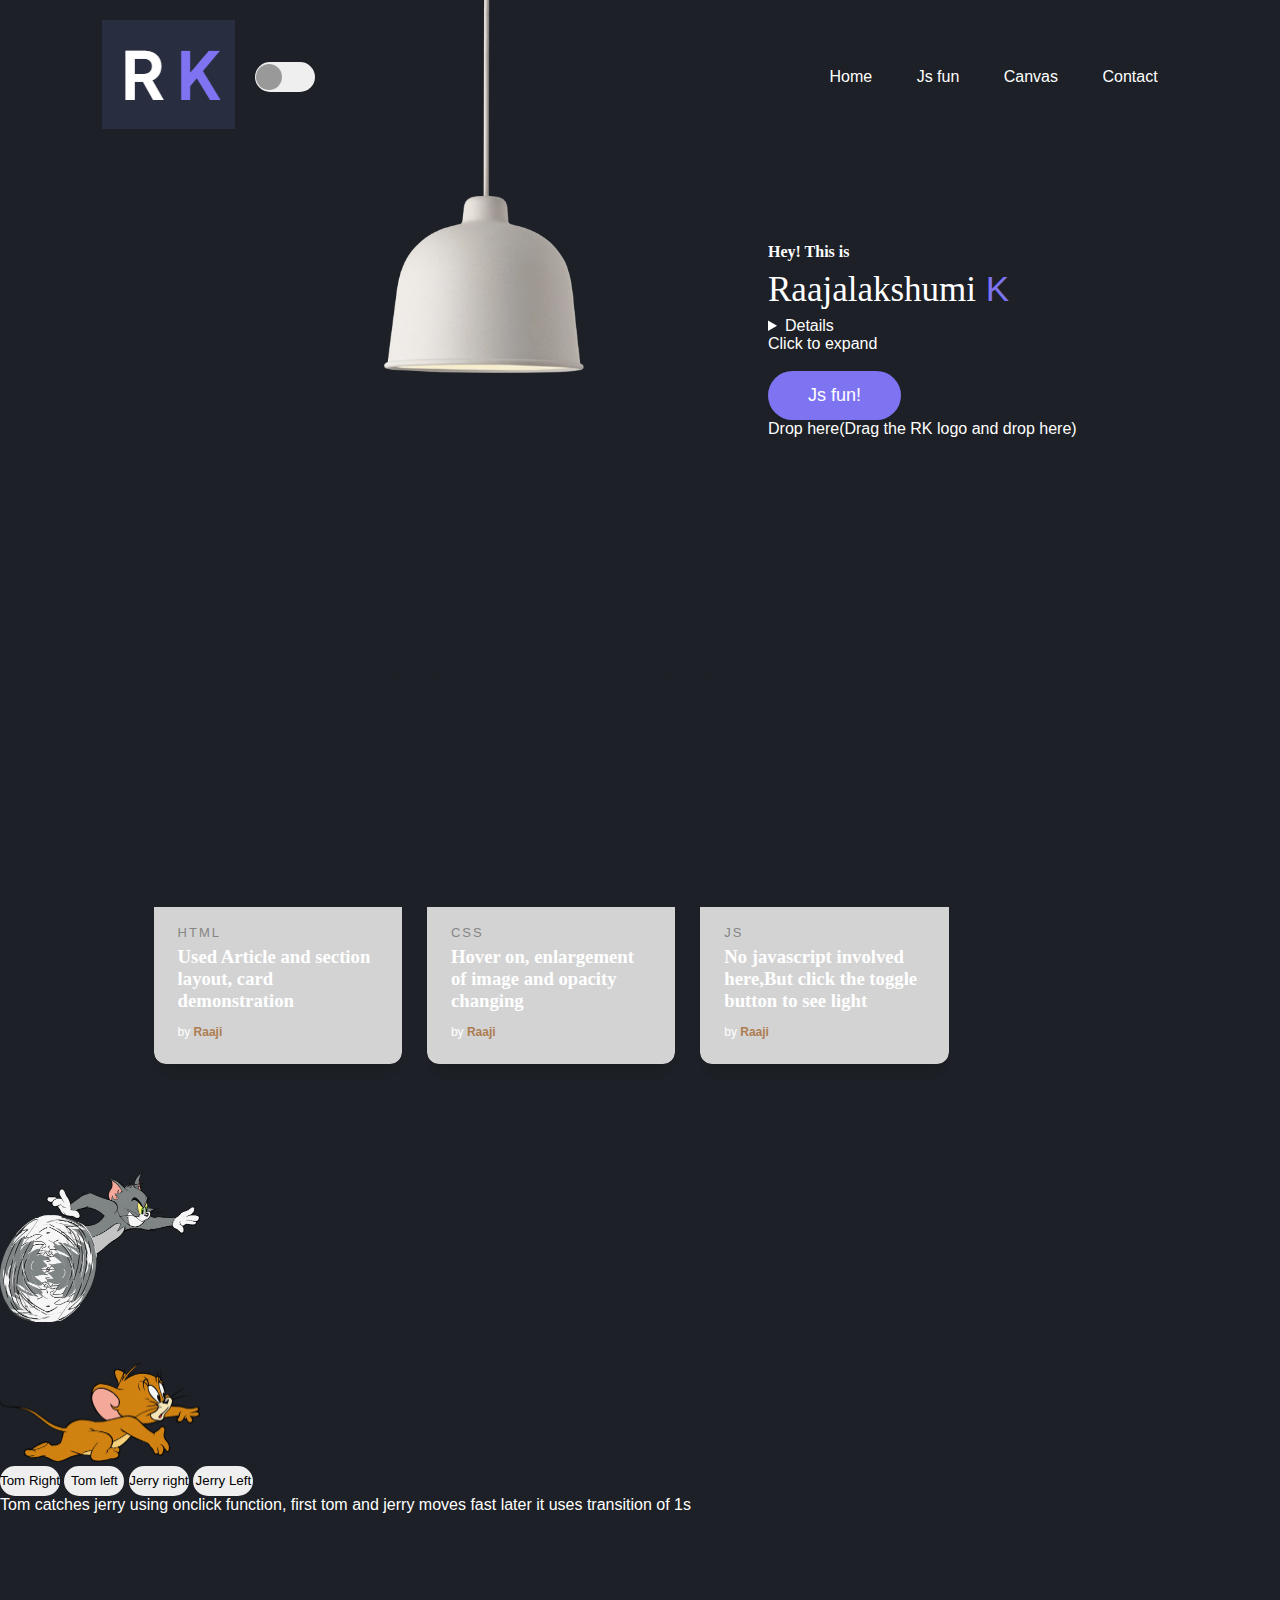
<file: index.html>
<!DOCTYPE html>
<html>

<head>
    <meta charset='utf-8'>
    <meta http-equiv='X-UA-Compatible' content='IE=edge'>
    <title>Page Title</title>
    <script>
        //Preloader script
        window.addEventListener('load', () => {
            const preloader = document.querySelector('.preloader');
            const content = document.querySelector('.hero');

            preloader.style.display = 'none';
            content.style.display = 'block';
        });
    </script>
    <meta name='viewport' content='width=device-width, initial-scale=1'>
    <link rel='stylesheet' type='text/css' media='screen' href='main.css'>

</head>

<body>
    <div class="preloader">
        <!-- Preloader animation -->
        <div class="spinner"></div>
    </div>
    <!-- Start of the main content section -->
    <div class="hero">

        <nav>
            <!-- Navigation bar section -->
            <div id="space">
                <!-- Draggable logo -->
                <div id="drag" draggable="true"> <img src="./images/logo1.png" class="logo1" id="logo1"></div>
                <button type="button" onclick="toggleBtn()" id="btn"><span></span></button>
            </div>
            <div class="collapse navbar-collapse navItemFont navbarSupportedContent">
                <!-- List of navigation links -->
                <ul>
                    <li class="nav-item"><a class="nav-link" href="./index.html">Home</a></li>
                    <li class="nav-item"><a class="nav-link" href="./htmls/animation.html">Js fun</a></li>
                    <li class="nav-item"><a class="nav-link" href="./htmls/canvas.html">Canvas</a></li>
                    <li class="nav-item"><a class="nav-link" href="./htmls/contact.html">Contact</a></li>
                </ul>
            </div>



        </nav>

        <div class="lamp-container">
            <!-- Container for a lamp image -->
            <img src="./images/lamp.png" class="lamp">
            <img src="./images/very_new.png" class="light" id="light">

        </div>
        <div class="text-container">
            <!-- Container for text content -->
            <h4> Hey! This is</h4>

            <h3 class="full-name">Raajalakshumi<span style="color: #7E74F1;"> K</span></h3>
            <p>
            <details> Welcome to Professional page</details>
            </p>
            <summary>Click to expand</summary>
            <br />



            <a href="./htmls/animation.html">Js fun!</a>
            <!--  <button type="submit" onclick="openPopup()">click</button>
            <div class="popup">

                <img src="images/tick.png">

                <h2>Thank You!</h2>

                <p>Your details has been successfully submitted.
                </p>
                <br />
                <button type="button" style="background-color: #7E74F1;color: #fff;" onclick="closePopup()">OK</button>

            </div>
-->

            <div id="drop">Drop here(Drag the RK logo and drop here)</div>
        </div>
        <br />
        <br />
        <br />
        <br />
        <br />
        <br />
        <br />
        <br />
        <br />
        <br />
        <br />
        <br />
        <br />
        <section class="cards">
            <article class="card card--1">
                <div class="card__info-hover">
                    <svg class="card__like" viewBox="0 0 24 24">
                        <path fill="#000000"
                            d="M12.1,18.55L12,18.65L11.89,18.55C7.14,14.24 4,11.39 4,8.5C4,6.5 5.5,5 7.5,5C9.04,5 10.54,6 11.07,7.36H12.93C13.46,6 14.96,5 16.5,5C18.5,5 20,6.5 20,8.5C20,11.39 16.86,14.24 12.1,18.55M16.5,3C14.76,3 13.09,3.81 12,5.08C10.91,3.81 9.24,3 7.5,3C4.42,3 2,5.41 2,8.5C2,12.27 5.4,15.36 10.55,20.03L12,21.35L13.45,20.03C18.6,15.36 22,12.27 22,8.5C22,5.41 19.58,3 16.5,3Z" />
                    </svg>
                    <div class="card__clock-info">
                        <svg class="card__clock" viewBox="0 0 24 24">
                            <path
                                d="M12,20A7,7 0 0,1 5,13A7,7 0 0,1 12,6A7,7 0 0,1 19,13A7,7 0 0,1 12,20M19.03,7.39L20.45,5.97C20,5.46 19.55,5 19.04,4.56L17.62,6C16.07,4.74 14.12,4 12,4A9,9 0 0,0 3,13A9,9 0 0,0 12,22C17,22 21,17.97 21,13C21,10.88 20.26,8.93 19.03,7.39M11,14H13V8H11M15,1H9V3H15V1Z" />
                        </svg>
                    </div>

                </div>
                <div class="card__img"></div>
                <a href="#" class="card_link">
                    <div class="card__img--hover"></div>
                </a>
                <div class="card__info">
                    <span class="card__category"> HTML</span>
                    <h3 class="card__title">Used Article and section layout, card demonstration</h3>
                    <span class="card__by">by <a href="#" class="card__author" title="author">Raaji</a></span>
                </div>
            </article>


            <article class="card card--2">
                <div class="card__info-hover">
                    <svg class="card__like" viewBox="0 0 24 24">
                        <path fill="#000000"
                            d="M12.1,18.55L12,18.65L11.89,18.55C7.14,14.24 4,11.39 4,8.5C4,6.5 5.5,5 7.5,5C9.04,5 10.54,6 11.07,7.36H12.93C13.46,6 14.96,5 16.5,5C18.5,5 20,6.5 20,8.5C20,11.39 16.86,14.24 12.1,18.55M16.5,3C14.76,3 13.09,3.81 12,5.08C10.91,3.81 9.24,3 7.5,3C4.42,3 2,5.41 2,8.5C2,12.27 5.4,15.36 10.55,20.03L12,21.35L13.45,20.03C18.6,15.36 22,12.27 22,8.5C22,5.41 19.58,3 16.5,3Z" />
                    </svg>
                    <div class="card__clock-info">
                        <svg class="card__clock" viewBox="0 0 24 24">
                            <path
                                d="M12,20A7,7 0 0,1 5,13A7,7 0 0,1 12,6A7,7 0 0,1 19,13A7,7 0 0,1 12,20M19.03,7.39L20.45,5.97C20,5.46 19.55,5 19.04,4.56L17.62,6C16.07,4.74 14.12,4 12,4A9,9 0 0,0 3,13A9,9 0 0,0 12,22C17,22 21,17.97 21,13C21,10.88 20.26,8.93 19.03,7.39M11,14H13V8H11M15,1H9V3H15V1Z" />
                        </svg>
                    </div>

                </div>
                <div class="card__img"></div>
                <a href="#" class="card_link">
                    <div class="card__img--hover"></div>
                </a>
                <div class="card__info">
                    <span class="card__category"> CSS</span>
                    <h3 class="card__title">Hover on, enlargement of image and opacity changing</h3>
                    <span class="card__by">by <a href="#" class="card__author" title="author">Raaji</a></span>
                </div>
            </article>
            <article class="card card--3">
                <div class="card__info-hover">
                    <svg class="card__like" viewBox="0 0 24 24">
                        <path fill="#000000"
                            d="M12.1,18.55L12,18.65L11.89,18.55C7.14,14.24 4,11.39 4,8.5C4,6.5 5.5,5 7.5,5C9.04,5 10.54,6 11.07,7.36H12.93C13.46,6 14.96,5 16.5,5C18.5,5 20,6.5 20,8.5C20,11.39 16.86,14.24 12.1,18.55M16.5,3C14.76,3 13.09,3.81 12,5.08C10.91,3.81 9.24,3 7.5,3C4.42,3 2,5.41 2,8.5C2,12.27 5.4,15.36 10.55,20.03L12,21.35L13.45,20.03C18.6,15.36 22,12.27 22,8.5C22,5.41 19.58,3 16.5,3Z" />
                    </svg>
                    <div class="card__clock-info">
                        <svg class="card__clock" viewBox="0 0 24 24">
                            <path
                                d="M12,20A7,7 0 0,1 5,13A7,7 0 0,1 12,6A7,7 0 0,1 19,13A7,7 0 0,1 12,20M19.03,7.39L20.45,5.97C20,5.46 19.55,5 19.04,4.56L17.62,6C16.07,4.74 14.12,4 12,4A9,9 0 0,0 3,13A9,9 0 0,0 12,22C17,22 21,17.97 21,13C21,10.88 20.26,8.93 19.03,7.39M11,14H13V8H11M15,1H9V3H15V1Z" />
                        </svg>
                    </div>

                </div>
                <div class="card__img"></div>
                <a href="#" class="card_link">
                    <div class="card__img--hover"></div>
                </a>
                <div class="card__info">
                    <span class="card__category"> JS</span>
                    <h3 class="card__title">No javascript involved here,But click the toggle button to see light</h3>
                    <span class="card__by">by <a href="#" class="card__author" title="author">Raaji</a></span>
                </div>
            </article>
        </section>
        <br />
        <br />
        <br />
        <br />
        <br />
        <br />
        <div class="con">
            <!-- Animation controls -->
            <div id="ball1">
                <img src="./htmls/mainimages/353-3535750_tom-and-jerry-tom-the-cat-running.png" width="200"
                    height="150">
            </div>
            <br />
            <br />
            <div id="ball2">
                <img src="./htmls/mainimages/tom_and_jerry_PNG2.png" width="200" height="100">

            </div>

        </div>
        <!-- Buttons for Animation -->
        <button onclick="ball1right();" class="clickbut">Tom Right</button>
        <button onclick="ball1left();" class="clickbut"> Tom left</button>


        <button onclick="ball2right();" class="clickbut">Jerry right</button>
        <button onclick="ball2left();" class="clickbut">Jerry Left</button>

        <p>Tom catches jerry using onclick function, first tom and jerry moves fast later it uses transition of 1s</p>

        <script src='main.js'>

        </script>





</body>

</html>
</file>
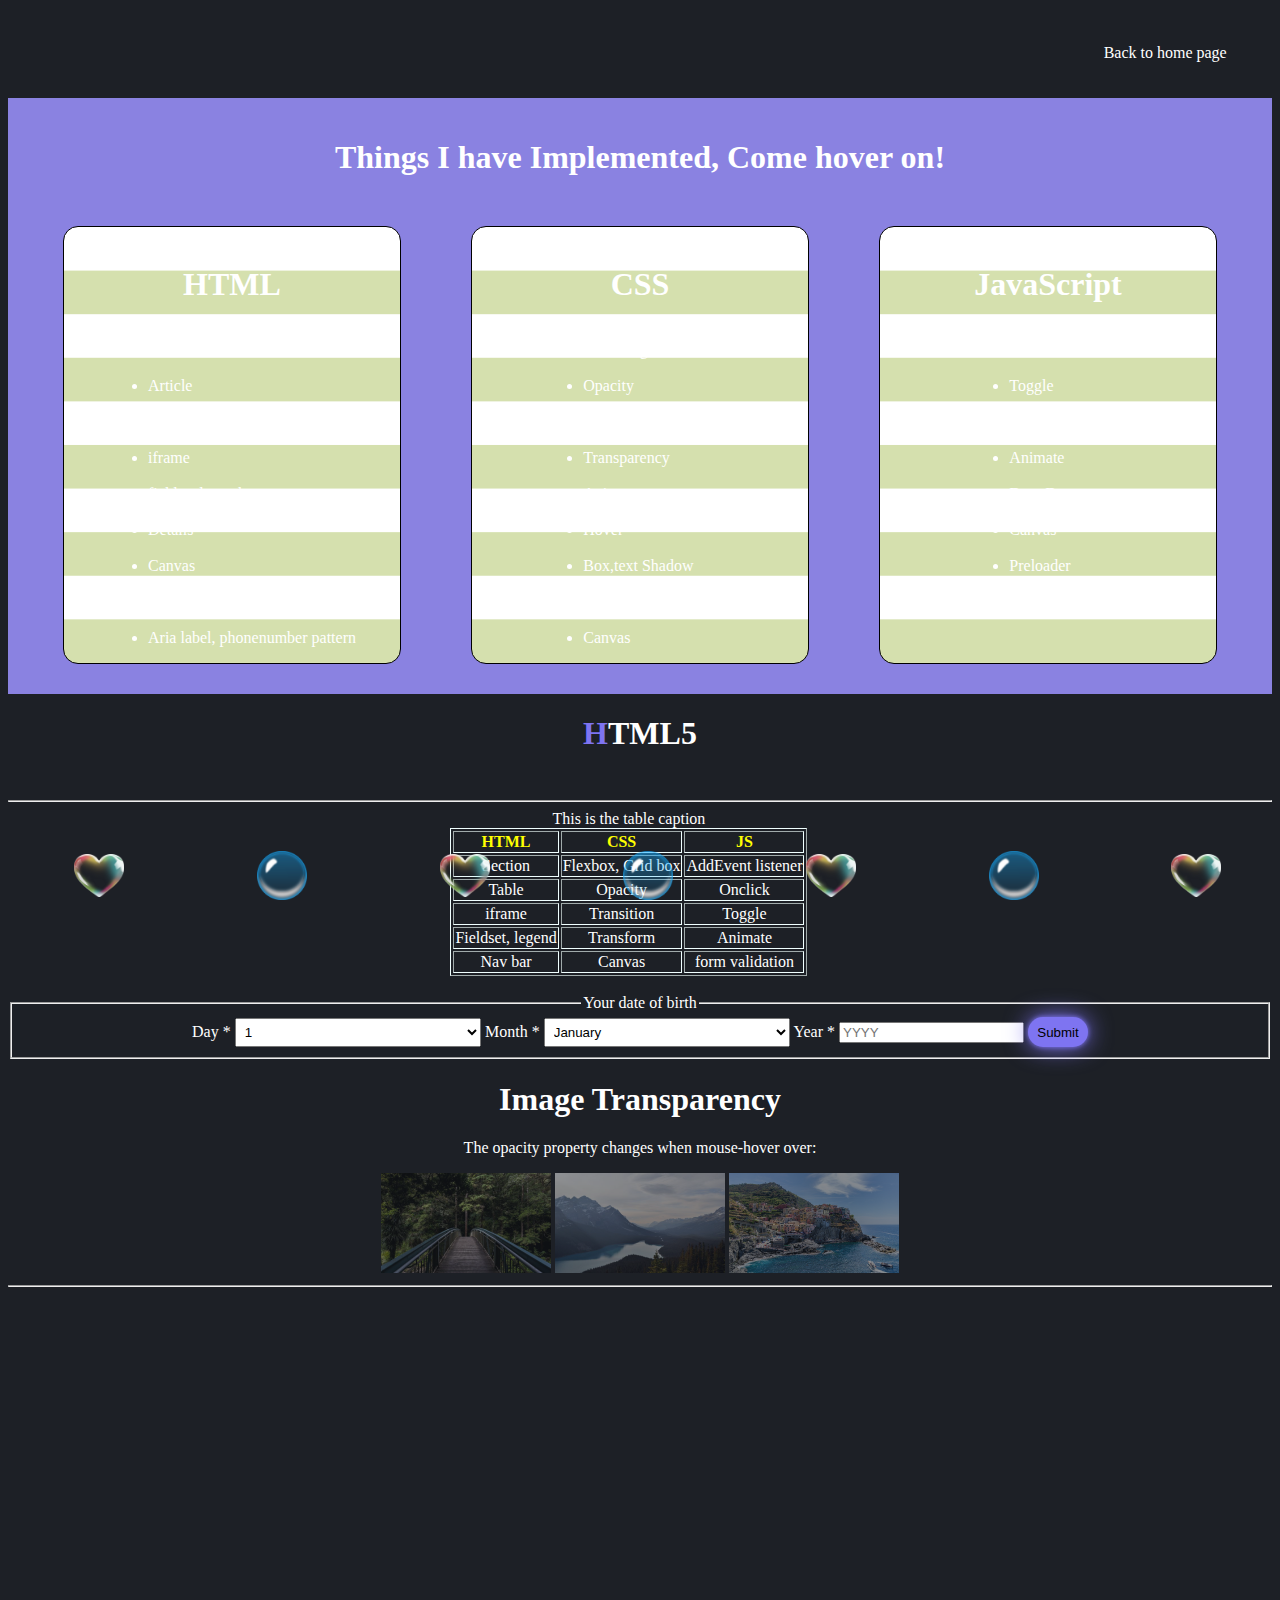
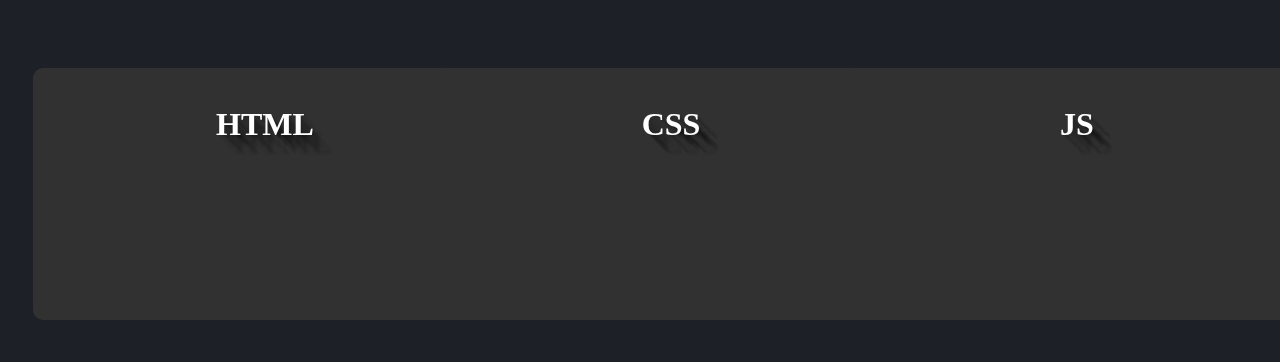
<file: htmls/animation.html>
<!DOCTYPE html>
<html>
<head>

    <script>
        //Preloader script
        window.addEventListener('load', () => {
            const preloader = document.querySelector('.preloader');
            const content = document.querySelector('.content');

            preloader.style.display = 'none';
            content.style.display = 'block';
        });
    </script>
    <link rel='stylesheet' type='text/css' media='screen' href='style.css'>
</head>

<body>
    <div class="preloader">
        <!-- Preloader animation -->
        <div class="spinner"></div>
    </div>
    <nav>
        <!-- Navigation menu -->
        <ul>
            <li><a class="nav-link" href="../index.html">Back to home page</a></li>
        </ul>
    </nav>

    <section id="html">
        <!--Animation of HTML,CSS,JS-->
        <h1 class="headings"> Things I have Implemented, Come hover on!</h1>
        <br>

        <div class="rows">
            <div class="box">

                <h1 class="headings">HTML</h1>

                <!-- HTML implemented list-->
                <ul>
                    <li>Section</li> <br>
                    <li>Article</li> <br>
                    <li>Table</li> <br>
                    <li>iframe</li> <br>
                    <li>fieldset,legend</li> <br>
                    <li>Details</li> <br>
                    <li>Canvas</li><br>
                    <li>Form valiudation</li><br />
                    <li>Aria label, phonenumber pattern</li><br>
                </ul>
            </div>




            <div class="box">

                <h1 class="headings">CSS</h1>
                <!-- CSS implemented list-->
                <ul>
                    <li>Flexbox,gridbox</li><br>
                    <li>Opacity</li><br>
                    <li>Transition,Transform</li><br>
                    <li>Transparency</li><br>
                    <li>Animate</li><br>
                    <li>Hover</li><br>
                    <li>Box,text Shadow</li><br>
                    <li>Bg color linear-gradient</li><br>
                    <li>Canvas</li><br>
                </ul>
                <br>


            </div>

            <div class="box">
                <h1 class="headings">JavaScript</h1>
                <!-- JavaScript implemented list-->
                <ul>
                    <li>AddEventListener</li><br>
                    <li>Toggle</li><br>
                    <li>onclick</li><br>
                    <li>Animate</li><br>
                    <li>Drag,Drop</li><br>
                    <li>Canvas</li><br>
                    <li>Preloader</li>
                </ul>
                <br>
            </div>
        </div>
    </section>


    <div class="content">
        <!-- Main content section -->
        <h1><span>H</span>TML5 </h1>
        <br />
        <hr>
        <div style="margin-left: 35%;">
            <table border="1" style="border-color: azure">
                <!-- Table content -->
                <caption>This is the table caption</caption>
                <thead style="color:yellow ;">
                    <tr>
                        <th>HTML</th>
                        <th>CSS</th>
                        <th>JS</th>
                    </tr>
                </thead>
                <tbody>
                    <tr>
                        <td>Section</td>
                        <td>Flexbox, Grid box</td>
                        <td>AddEvent listener</td>
                    </tr>
                    <tr>
                        <td>Table</td>
                        <td>Opacity</td>
                        <td>Onclick</td>

                    </tr>
                    <tr>
                        <td>iframe</td>
                        <td>Transition</td>
                        <td>Toggle</td>

                    </tr>
                    <tr>
                        <td>Fieldset, legend</td>
                        <td>Transform</td>
                        <td>Animate</td>

                    </tr>
                    <tr>
                        <td>Nav bar</td>
                        <td>Canvas</td>
                        <td>form validation</td>

                    </tr>
                </tbody>
            </table>
        </div>
        <div class="bubbles">
            <!-- Bubble animations -->
            <img src="./mainimages/heart.webp">
            <img src="./mainimages/bubble.png">
            <img src="./mainimages/heart.webp">
            <img src="./mainimages/bubble.png">
            <img src="./mainimages/heart.webp">
            <img src="./mainimages/bubble.png">
            <img src="./mainimages/heart.webp">

        </div>


        <br />


        <form method="post" id="contactForm">
            <fieldset>
                <legend>Your date of birth</legend>
                <label for="dobDay">Day <span class="mandatory">*</span></label>
                <!-- Dropdown for selecting day -->
                <select id="dobDay">
                    <option value="1">1</option>
                    <option value="2">2</option>
                    <option value="3">3</option>
                    <option value="1">4</option>
                    <option value="2">5</option>
                    <option value="3">6</option>
                    <option value="1">7</option>
                    <option value="2">8</option>
                    <option value="3">9</option>
                    <option value="1">10</option>
                    <option value="2">12</option>
                    <option value="3">13</option>
                    <option value="1">14</option>
                    <option value="2">15</option>
                    <option value="3">16</option>
                    <option value="1">17</option>
                    <option value="2">18</option>
                    <option value="3">19</option>
                    <option value="1">20</option>
                    <option value="2">21</option>
                    <option value="3">22</option>
                    <option value="1">23</option>
                    <option value="2">24</option>
                    <option value="3">25</option>
                    <option value="1">26</option>
                    <option value="2">27</option>
                    <option value="3">28</option>
                    <option value="1">29</option>
                    <option value="2">30</option>
                    <option value="3">31</option>
                </select>
                <label for="dobMonth">Month <span class="mandatory">*</span></label>
                <!-- Dropdown for selecting month -->
                <select id="dobMonth">
                    <option value="1">January</option>
                    <option value="2">February</option>
                    <option value="3">March</option>
                    <option value="4">April</option>
                    <option value="5">May</option>
                    <option value="6">June</option>
                    <option value="7">July</option>
                    <option value="8">August</option>
                    <option value="9">September</option>
                    <option value="10">October</option>
                    <option value="11">November</option>
                    <option value="12">December</option>
                </select>
                <label for="dobYear">Year <span class="mandatory">*</span></label>
                <input id="dobYear" type="text" placeholder="YYYY">

                <button type="submit" class="butto">Submit</button>

            </fieldset>
        </form>

        <h1>Image Transparency</h1>
        <!-- Images with opacity -->
        <p>The opacity property changes when mouse-hover over:</p>

        <img src="./mainimages/img_forest.jpg" alt="Forest" width="170" height="100" class="image">
        <img src="./mainimages/img_mountains.jpg" alt="Mountains" width="170" height="100" class="image">
        <img src="./mainimages/img_5terre.jpg" alt="Italy" width="170" height="100" class="image">

        <hr>
        <!--Thumb nail view of the youtube video-->
        <iframe width="560" height="315" src="https://www.youtube.com/embed/TcMBFSGVi1c?si=zxWF1McISW01tbAo"
            title="YouTube video player" frameborder="0"
            allow="accelerometer; autoplay; clipboard-write; encrypted-media; gyroscope; picture-in-picture; web-share"
            allowfullscreen></iframe>
        <br />
        <br />
        <br />
        <br />

        <div class="flip">
            <div class="front"
                style="background-image: url(https://d2gg9evh47fn9z.cloudfront.net/1600px_COLOURBOX10780029.jpg)">
                <h1 class="text-shadow">HTML</hi>
            </div>
            <div class="back">
                <h2>HTML</h2>
                <p>Performed iframe,fieldset,legend,forms,<br />aria label, phone number
                    pattern,article,<br />section,details,Table,caption</p>
                <p>Text shadow,fliping on hover is done here!</p>
            </div>
        </div>
        <div class="flip">
            <div class="front"
                style="background-image: url(https://cdn.pixabay.com/photo/2017/03/30/17/42/css-2189148_1280.png)">
                <h1 class="text-shadow">CSS</hi>
            </div>
            <div class="back">
                <h2>CSS</h2>
                <p>Box and text shadow,hover,animation,transition,<br />transform,bg color
                    linear-gradient,<br />opacity,transition delays,canvas,preloader</p>
                <p>Text shadow,fliping on hover is done here!</p>
            </div>
        </div>
        <div class="flip">
            <div class="front"
                style="background-image: url(https://cdn.pixabay.com/photo/2017/03/30/17/41/javascript-2189147_1280.png)">
                <h1 class="text-shadow">JS</hi>
            </div>
            <div class="back">
                <h2>JS</h2>
                <p>Onclick,toggleBtn,alert,canvas,addEventListener,<br />animations,drag and drop</p>
                <p>Text shadow,fliping on hover is done here!</p>
            </div>
        </div>

        <br>
        <br>
    </div>


    <script>
        function addAnimation(animationType, animationDuration) {
            var animationCSS = animationType + ' ' + animationDuration + ' ease-in';
            $('#animatingH1').removeClass();
            $('#animatingH1').addClass(animationType);
            $('#animatingH1').one('webkitAnimationEnd mozAnimationEnd MSAnimationEnd oanimationend animationend', function () {
                $('#animatingH1').removeClass();
            });
        }
        document.getElementById("contactForm").addEventListener("submit", function (event) {
            event.preventDefault();
            alert("Thanks for entering your DOB, Form, Fieldset, Legend are used here");
        });
    </script>

</body>

</html>
</file>
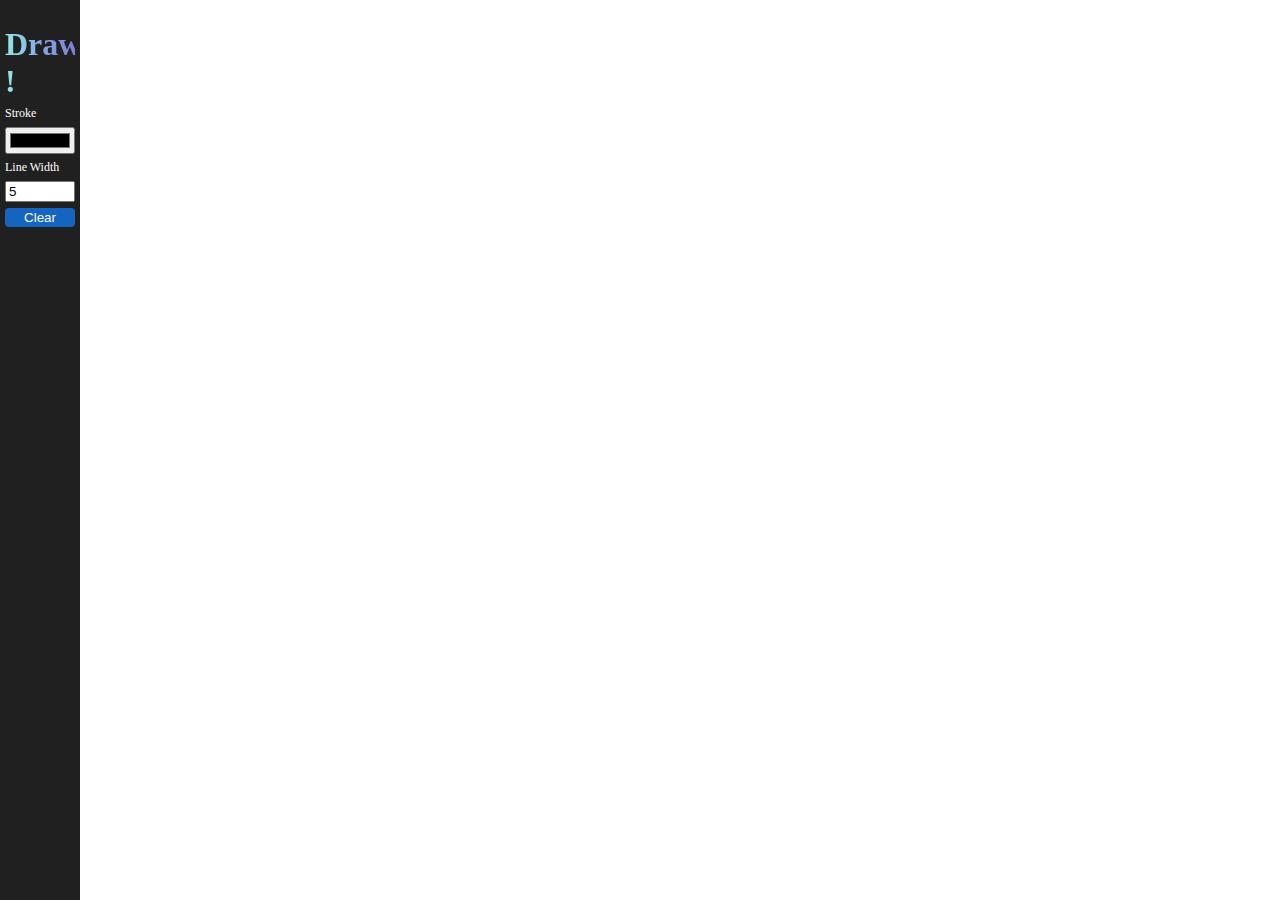
<file: htmls/canvas.html>
<html lang="en">

<head>
    <meta charset="UTF-8">
    <meta http-equiv="X-UA-Compatible" content="IE=edge">
    <meta name="viewport" content="width=device-width, initial-scale=1.0">

    <title>Drawing Space</title>
    <style>
        /* CSS styles for the page */
        body {
            margin: 0;
            padding: 0;
            height: 100%;
            overflow: hidden;
            color: white;
        }

        h1 {
            background: #7F7FD5;
            background: -webkit-linear-gradient(to right, #91EAE4, #86A8E7, #7F7FD5);
            background: linear-gradient(to right, #91EAE4, #86A8E7, #7F7FD5);
            background-clip: text;
            -webkit-background-clip: text;
            -webkit-text-fill-color: transparent;
        }

        .container {
            height: 100%;
            display: flex;
        }

        #toolbar {
            display: flex;
            flex-direction: column;
            padding: 5px;
            width: 70px;
            background-color: #202020;
        }

        #toolbar * {
            margin-bottom: 6px;
        }

        #toolbar label {
            font-size: 12px;
        }

        #toolbar input {
            width: 100%;
        }

        #toolbar button {
            background-color: #1565c0;
            border: none;
            border-radius: 4px;
            color: white;
            padding: 2px;
        }
    </style>
</head>

<body>
    <section class="container">
        <div id="toolbar">
            <h1>Draw !</h1>
            <label for="stroke">Stroke</label>
            <input id="stroke" name='stroke' type="color">
            <label for="lineWidth">Line Width</label>
            <input id="lineWidth" name='lineWidth' type="number" value="5">
            <button id="clear">Clear</button>
        </div>
        <div class="drawing-board">
            <canvas id="drawing-board"></canvas>
        </div>
    </section>
    <script>
        // JavaScript code for drawing functionality

        // Get references to HTML elements
        const canvas = document.getElementById('drawing-board');
        const toolbar = document.getElementById('toolbar');
        const ctx = canvas.getContext('2d');
        // Set up canvas dimensions
        const canvasOffsetX = canvas.offsetLeft;
        const canvasOffsetY = canvas.offsetTop;

        canvas.width = window.innerWidth - canvasOffsetX;
        canvas.height = window.innerHeight - canvasOffsetY;
        // Variables for drawing state
        let isPainting = false;
        let lineWidth = 5;
        let startX;
        let startY;
        // Event listener for the 'Clear' button
        toolbar.addEventListener('click', e => {
            if (e.target.id === 'clear') {
                ctx.clearRect(0, 0, canvas.width, canvas.height);
            }
        });
        // Event listener for changes in stroke color and line width
        toolbar.addEventListener('change', e => {
            if (e.target.id === 'stroke') {
                ctx.strokeStyle = e.target.value;
            }

            if (e.target.id === 'lineWidth') {
                lineWidth = e.target.value;
            }

        });
        // Function to draw on the canvas
        const draw = (e) => {
            if (!isPainting) {
                return;
            }

            ctx.lineWidth = lineWidth;
            ctx.lineCap = 'round';

            ctx.lineTo(e.clientX - canvasOffsetX, e.clientY);
            ctx.stroke();
        }
        // Event listeners for mouse actions (mousedown, mouseup, and mousemove)
        canvas.addEventListener('mousedown', (e) => {
            isPainting = true;
            startX = e.clientX;
            startY = e.clientY;
        });

        canvas.addEventListener('mouseup', e => {
            isPainting = false;
            ctx.stroke();
            ctx.beginPath();
        });

        canvas.addEventListener('mousemove', draw);

    </script>
</body>

</html>
</file>
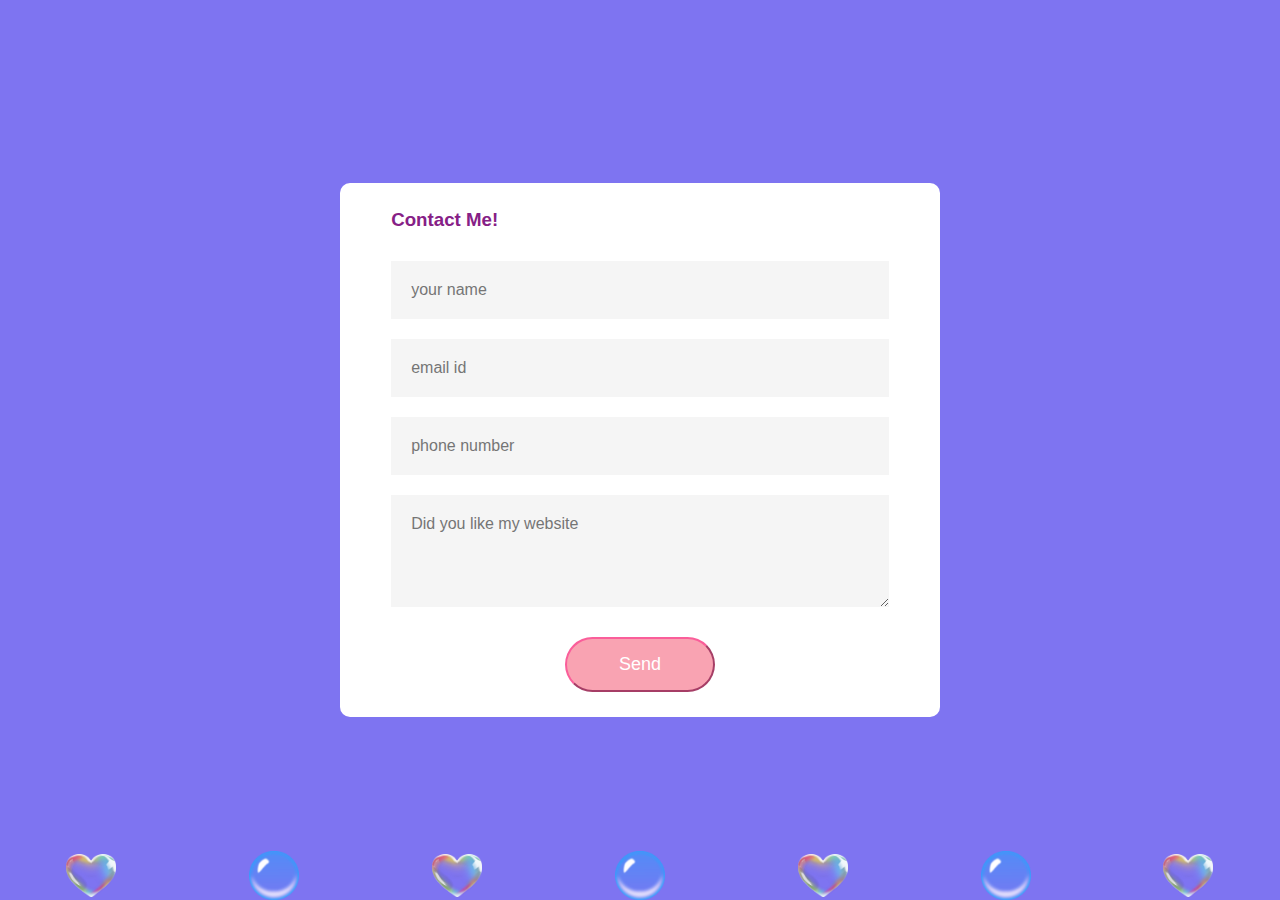
<file: htmls/contact.html>
<!DOCTYPE html>
<html>

<head>
    <meta charset='utf-8'>
    <meta http-equiv='X-UA-Compatible' content='IE=edge'>
    <title>Page Title</title>

    <style>
        /* Reset default margin, padding, and box-sizing, and set font-family */
        * {
            margin: 0;

            padding: 0;

            box-sizing: border-box;
            font-family: 'poppins', sans-serif;

        }

        /* Style for the main container */
        .container {

            width: 100%;

            height: 100vh;

            background: #7E74F1;

            display: flex;

            align-items: center;
            justify-content: center;
        }

        /* Style for the form */
        form {

            background: #fff;
            display: flex;
            flex-direction: column;
            padding: 2vw 4vw;
            width: 90%;
            max-width: 600px;
            border-radius: 10px;
        }

        /* Style for form header (h3) */
        form h3 {

            color: rgb(134, 32, 134);

            font-weight: 800;

            margin-bottom: 20px;

        }

        /* Style for form input and textarea fields */
        form input,
        form textarea {

            border: 0;

            margin: 10px 0;

            padding: 20px;

            outline: none;

            background: #f5f5f5;

            font-size: 16px;

        }

        /* Style for the "Send" button */
        form button {

            padding: 15px;

            background: rgb(249, 163, 178);

            color: #fff;

            font-size: 18px;

            border: 1;
            border-color: rgb(250, 94, 154);

            outline: none;

            cursor: pointer;

            width: 150px;
            margin: 20px auto 0;

            border-radius: 30px;

        }

        /* Style for the floating bubbles */
        .bubbles img {
            width: 50px;
            animation: bubble 7s linear infinite;
        }

        .bubbles {

            width: 100%;

            display: flex;

            align-items: center;

            justify-content: space-around;

            position: absolute;
            bottom: 0;



        }

        /* Keyframes animation for the floating bubbles */
        @keyframes bubble {

            0% {
                transform: translateY(0);
                opacity: 0;
            }

            50% {


                opacity: 1;

            }

            70% {

                opacity: 1;

            }

            100% {

                transform: translateY(-80vh);

                opacity: 0;
            }
        }

        /* Delay animation for specific bubble images */
        .bubbles img:nth-child(1) {
            animation-delay: 2.8s;

        }

        .bubbles img:nth-child(2) {
            animation-delay: 2.6s;

        }

        .bubbles img:nth-child(3) {
            animation-delay: 2.5s;

        }

        bubbles img:nth-child(4) {

            animation-delay: 2s;

        }

        bubbles img:nth-child(5) {

            animation-delay: 2.4s;

        }

        bubbles img:nth-child(6) {

            animation-delay: 1s;

        }

        bubbles img:nth-child(7) {

            animation-delay: 2.7s;

        }
    </style>
</head>

<body>
    <!-- Contact form container -->
    <div class="container">
        <form id="contactForm">
            <h3>
                Contact Me!
            </h3>
            <input type="text" id="name" name="name" placeholder="your name" required aria-labelledby="name">
            <input type="email" id="email" name="email" placeholder="email id" required aria-labelledby="email">


            <input type="tel" id="phone" name="phonenumber" placeholder="phone number" required aria-labelledby="phone"
                pattern="\d{3}-\d{3}-\d{4}" title="Please enter a phone number in the format: 123-456-7890">
            <textarea id="message" rows="4" name="message" placeholder="Did you like my website"></textarea>
            <button type="submit">Send</button>
        </form>



    </div>
    <div class="bubbles">
        <!-- Floating bubbles -->
        <img src="./mainimages/heart.webp">
        <img src="./mainimages/bubble.png">
        <img src="./mainimages/heart.webp">
        <img src="./mainimages/bubble.png">
        <img src="./mainimages/heart.webp">
        <img src="./mainimages/bubble.png">
        <img src="./mainimages/heart.webp">

    </div>

    <script>
        document.getElementById("contactForm").addEventListener("submit", function (event) {
            event.preventDefault();
            alert("Thanks for your contact info,Do visit again");
        });
        const phoneNumberInput = document.getElementById("phone");

        // Add an event listener to allow only numbers
        phoneNumberInput.addEventListener("input", function (event) {
            // Remove non-numeric characters from the input
            this.value = this.value.replace(/[^0-9]/g, "");
        });
    </script>

    
</body>

</html>
</file>
<file: htmls/style.css>
/* CSS to adjust select box width */
body {
    background-color: #1d2026;
    color: #fff;
}

select {
    width: 20%;
    padding: 5px;
    /* Adjust padding as needed */
    box-sizing: border-box;
}

h1 {
    text-align: center;
}

h1 span {
    color: #7E74F1;
    transition: color 0.3s ease-in-out;
    /* Color change transition */
}

/*Text transition*/
h1:hover span {
    color: blueviolet;
    /* Fade away the text */
    animation: fadeBack 0.7s ease-in;
    /* Use keyframes animation to bring the text back */
}

@keyframes fadeBack {
    0% {
        color: blueviolet;
    }

    100% {
        color: #7E74F1;
    }
}


.content {
    text-align: center;
}



.image {
    opacity: 0.5;
}

.image:hover {
    opacity: 1.0;
}

.butto {
    background: #7E74F1;
    height: 30px;
    width: 60px;
    border-radius: 20px;
    border: 0;
    outline: 0;
    cursor: pointer;
    transition: background 0.5s;
    box-shadow: 0 0 5px #7E74F1,
        0 0 25px #7E74F1;
}

.butto:hover {
    box-shadow: 0 0 5px #7E74F1,
        0 0 25px #7E74F1, 0 0 50px #7E74F1,
        0 0 100px #7E74F1, 0 0 200px #7E74F1;
}

.jsbutton {

    background: azure;
    color: azure;
    height: 30px;
    width: 100px;
    border-radius: 10px;
    border: 0;
    outline: 0;
    cursor: pointer;
    transition: background 0.5s;
    box-shadow: 0 0 5px #7E74F1,
        0 0 25px #7E74F1;
}

.jsbutton:hover {
    box-shadow: 0 0 5px #7E74F1,
        0 0 25px #7E74F1, 0 0 50px #7E74F1,
        0 0 100px #7E74F1, 0 0 200px #7E74F1;
}

/* CSS for Preloader */
.preloader {
    position: fixed;
    width: 100%;
    height: 100%;
    background: #fff;
    display: flex;
    justify-content: center;
    align-items: center;
    z-index: 9999;
}

.spinner {
    border: 4px solid rgba(0, 0, 0, 0.3);
    border-top: 4px solid #3498db;
    /* Change this color to match your site's design */
    border-radius: 50%;
    width: 50px;
    height: 50px;
    animation: spin 10s linear infinite;
}

@keyframes spin {
    0% {
        transform: rotate(0deg);
    }

    100% {
        transform: rotate(360deg);
    }
}

/* CSS for hiding content until preloader is gone */
.content {
    display: none;
}

.bubbles img {
    width: 50px;
    animation: bubble 7s linear infinite;
}

.bubbles {

    width: 100%;

    display: flex;

    align-items: center;

    justify-content: space-around;

    position: absolute;
    bottom: 0;



}

@keyframes bubble {

    0% {
        transform: translateY(0);
        opacity: 0;
    }

    50% {


        opacity: 1;

    }

    70% {



        opacity: 1;

    }

    100% {

        transform: translateY(-80vh);

        opacity: 0;
    }
}

.bubbles img:nth-child(1) {
    animation-delay: 3.5s;

}

.bubbles img:nth-child(2) {
    animation-delay: 4s;

}

.bubbles img:nth-child(3) {
    animation-delay: 2.5s;

}

bubbles img:nth-child(4) {

    animation-delay: 2s;

}

bubbles img:nth-child(5) {

    animation-delay: 4.2s;

}

bubbles img:nth-child(6) {

    animation-delay: 1s;

}

bubbles img:nth-child(7) {

    animation-delay: 3s;

}



.clickbut {
    background: #efefef;
    height: 30px;
    width: 60px;
    border-radius: 10px;
    border: 0;
    outline: 0;
    cursor: pointer;
    transition: background 0.5s;
}

nav {

    width: 90%;

    color: #fff;

    position: relative;

    display: flex;
    align-items: center;
    padding: 20px 8%;



}

nav ul {

    flex: 1;
    text-align: right;

}

nav ul li {
    display: inline-block;
    list-style: none;
    margin: 0 20px;

}

nav ul li a {

    text-decoration: none;
    color: #fff;
}

a:focus,
a:hover {
    text-decoration: underline;
    color: #7E74F1;
    transition: color .5s ease-in-out, background-color .5s ease-in-out, border-color .5s ease-in-out;
}

#html {
    display: flex;
    flex-direction: column;
    padding: 20px;
    background-color: #8a82e1;

}

.rows {
    display: flex;
    justify-content: space-around;
    flex-wrap: wrap;
    box-sizing: border-box;

}

.box {
    display: flex;
    flex-direction: column;
    width: 300px;
    height: 400px;
    border: 1px solid black;
    margin: 10px;
    align-items: center;
    text-align: justify;
    padding: 18px;
    border-radius: 15px;
    background: linear-gradient(to top, rgb(213, 224, 174) 50%, white 50%);
    background-size: 10% 20%;
    transition: all .8s;
}

.box:hover {
    background-position: left bottom;
    color: rgb(6, 11, 15);
    border: none;
    box-shadow: 0 0 20px rgb(135, 219, 222);
}

.flip {
    position: relative;

    >.front,
    >.back {
        display: block;
        transition-timing-function: cubic-bezier(.175, .885, .32, 1.275);
        transition-duration: .5s;
        transition-property: transform, opacity;
    }

    >.front {
        transform: rotateY(0deg);
    }

    >.back {
        position: absolute;
        opacity: 0;
        top: 0px;
        left: 0px;
        width: 100%;
        height: 100%;
        transform: rotateY(-180deg);
    }

    &:hover {
        >.front {
            transform: rotateY(180deg);
        }

        >.back {
            opacity: 1;
            transform: rotateY(0deg);
        }
    }

    &.flip-vertical {
        >.back {
            transform: rotateX(-180deg);
        }

        &:hover {
            >.front {
                transform: rotateX(180deg);
            }

            >.back {
                transform: rotateX(0deg);
            }
        }
    }
}


.flip {
    position: relative;
    display: inline-block;
    margin-right: 2px;
    margin-bottom: 1em;
    width: 400px;

    >.front,
    >.back {
        display: block;
        color: white;
        width: inherit;
        background-size: cover !important;
        background-position: center !important;
        height: 220px;
        padding: 1em 2em;
        background: #313131;
        border-radius: 10px;

        p {
            font-size: 0.9125rem;
            line-height: 160%;
            color: #999;
        }
    }
}

.text-shadow {
    text-shadow: 1px 1px rgba(0, 0, 0, 0.04), 2px 2px rgba(0, 0, 0, 0.04), 3px 3px rgba(0, 0, 0, 0.04), 4px 4px rgba(0, 0, 0, 0.04), 0.125rem 0.125rem rgba(0, 0, 0, 0.04), 6px 6px rgba(0, 0, 0, 0.04), 7px 7px rgba(0, 0, 0, 0.04), 8px 8px rgba(0, 0, 0, 0.04), 9px 9px rgba(0, 0, 0, 0.04), 0.3125rem 0.3125rem rgba(0, 0, 0, 0.04), 11px 11px rgba(0, 0, 0, 0.04), 12px 12px rgba(0, 0, 0, 0.04), 13px 13px rgba(0, 0, 0, 0.04), 14px 14px rgba(0, 0, 0, 0.04), 0.625rem 0.625rem rgba(0, 0, 0, 0.04), 16px 16px rgba(0, 0, 0, 0.04), 17px 17px rgba(0, 0, 0, 0.04), 18px 18px rgba(0, 0, 0, 0.04), 19px 19px rgba(0, 0, 0, 0.04), 1.25rem 1.25rem rgba(0, 0, 0, 0.04);
}
</file>
<file: main.css>
/* Reset some default styles and set the base font family */
* {
    margin: 0;
    padding: 0;
    font-family: 'poppins', sans-serif;
    box-sizing: border-box;
}

/* Styles for an element with the ID 'space' in Nav bar logo and toggle button */
#space {

    display: flex;
    /* Use flexbox to arrange the elements horizontally */
    align-items: center;
    /* Vertically align elements */
    gap: 20px;
    /* Add a 20px gap between the logo and the button */

}

/* Styles for an element with the class 'hero', main content */
.hero {

    background: #1d2026;
    min-height: 500vh;
    width: 100%;
    color: #fff;
    position: relative;

}

/* Styles for heading elements h3 and h4 */
h4,
h3 {
    font-family: 'Plus Jakarta Sans', serif;
}

/* Styles for an element with the class 'full-name' using line height */
.full-name {
    font-style: normal;
    font-weight: 700;
    font-size: 44px;
    line-height: 55px;
}

.primary {
    color: var(--purple);
}

/* Styles for the 'nav' element */
nav {

    width: 100%;

    color: #fff;

    position: relative;

    display: flex;
    align-items: center;
    padding: 20px 8%;



}

/* Styles for elements with the class 'logo1' inside 'nav' */

nav.logo1 {

    cursor: pointer;
    margin-left: 5px;
    height: 10px;

}

.navbar-collapse {
    flex-basis: 100%;
    flex-grow: 1;
    align-items: center;
}

/* Styles for elements with the class 'nav-link', transition included */
.nav-link {

    color: white;
    text-decoration: none;
    transition: color .15s ease-in-out, background-color .15s ease-in-out, border-color .15s ease-in-out;
}

.navbar-nav .nav-link {
    color: rgba(255, 255, 255, .55);
}

/* Styles for focused or hovered 'navbar-brand' and 'nav-link' elements */
.navbar-brand:focus,
.navbar-brand:hover {
    color: #7E74F1;
}

.navbar-nav .nav-link:focus,
.navbar-nav .nav-link:hover {
    color: #7E74F1;
}

/* Styles for focused or hovered links */
a:focus,
a:hover {
    text-decoration: underline;
    color: #7E74F1;
    transition: color .5s ease-in-out, background-color .5s ease-in-out, border-color .5s ease-in-out;
}

/* Styles for buttons */
button {

    background: #efefef;
    height: 30px;
    width: 60px;
    border-radius: 20px;
    border: 0;
    outline: 0;
    cursor: pointer;
    transition: background 0.5s;

}

button span {

    display: block;
    background: #999;
    height: 26px;
    width: 26px;
    border-radius: 50%;
    margin-left: 0.5px;
    transition: background 0.5s margin-left 0.5s;
}

nav ul {

    flex: 1;
    text-align: right;

}

nav ul li {
    display: inline-block;
    list-style: none;
    margin: 0 20px;

}

nav ul li a {

    text-decoration: none;
    color: #fff;
}

/* This CSS is for styling a lamp container */
.lamp-container {
    position: absolute;

    top: -10px;
    left: 30%;

    width: 200px;

}

/* This CSS is for styling a lamp inside the container */
.lamp {

    width: 100%;

}

/* This CSS is for styling a light element */
.light {

    position: absolute;

    top: 97%;

    left: 50%;

    transform: translateX(-50%);

    width: 700px;

    margin-left: -10px;
    opacity: 0;
    transition: opacity 0.5s;
}

/* This CSS is for styling a logo element */
.logo {

    cursor: pointer;

    width: 20px;
    opacity: 0;
    transition: opacity 0.5s;
}

/* This CSS is for styling a text container */
.text-container {

    max-width: 600px;
    margin-top: 7%;
    margin-left: 60%;

}

/* This CSS is for styling an h3 element inside the text container */


.text-container h3 {

    font-size: 35px;
    font-weight: 300;

}

/* This CSS is for styling anchor links inside the text container */
.text-container a {

    text-decoration: none;

    background: #7E74F1;
    padding: 14px 40px;
    display: inline-block;

    color: #fff;

    font-size: 18px;
    margin-top: 30;
    border-radius: 30px;
}

/* This CSS is for styling the active state of anchor links */
.active {
    background: #8077e8;
}

/* This CSS is for styling a span element inside an active state link */
.active span {
    background: #efefef;
    margin-left: 31px;
}

/* This CSS is for an 'on' state */
.on {
    opacity: 1;
    /* Make elements with the 'on' class fully visible */
}

/* This CSS is for styling a popup element */
.popup {
    background: #fff;
    border-radius: 6px;

    position: absolute;

    top: 10%;
    left: 65%;

    transform: translate(-50%, -50%) scale(0.1);
    /* Initial hidden state with scaling */

    text-align: center;
    padding: 0 30px 30px;

    color: #333;
    visibility: hidden;
    /* Initially, the popup is hidden */

}

/* This CSS is for styling an image inside the popup */
.popup img {

    width: 100px;

    margin-top: -50px;
    border-radius: 50%;
}

.open-popup {

    visibility: visible;
    transform: translate(-50%, -50%) scale(1);
}

.con {
    /*width: 20px;
    height: 20px;*/
    background-color: #1d2026;
}

#ball1,
#ball2 {
    position: relative;

    transition: all 1s linear;
}

.preloader {
    position: fixed;
    width: 100%;
    height: 100%;
    background: #fff;
    display: flex;
    justify-content: center;
    align-items: center;
    z-index: 9999;
}

.spinner {
    border: 4px solid rgba(0, 0, 0, 0.3);
    border-top: 4px solid #3498db;
    /* Change this color to match your site's design */
    border-radius: 50%;
    width: 50px;
    height: 50px;
    animation: spin 5s linear infinite;
}

@keyframes spin {
    0% {
        transform: rotate(0deg);
    }

    100% {
        transform: rotate(360deg);
    }
}

/* CSS for hiding content until preloader is gone */
.hero {
    display: none;
}

.cardy {

    display: flex;
    justify-content: center;
    align-items: center;

    min-height: 100vh;

}

.box {

    width: 300px;

    height: 375px;
    border-radius: 10px;
    text-align: center;

    overflow: hidden;

    background-color: #192a56;
    box-shadow: 0 0 20px 10px rgba(25, 42, 86, 0.8);

    position: relative;
}

.box::before {

    content: "";

    position: absolute;

    top: 50%;

    Left: 50%;

    transform: translate(-50%, -50%);
    height: 100%;

    width: 100%;

    border-radius: 10px;
    text-align: center;

    background: linear-gradient(135deg, #22a7f0, #ff6ac1);
    box-shadow: 0 0 20px #22a7f0, 0 0 40px #22a7f0, 0 0 60px #22a7f0, 0 0 80px #22a7f0;

    animation: glowingAnimation 2s ease-in-out infinite;
}

@keyframes glowingAnimation {
    0% {

        transform: translate(-50%, -50%) scale(0.8);

        opacity: 0.8;

    }

    50% {
        transform: translate(-50%, -50%) scale(1.2);

        opacity: 1;

    }

    100% {

        transform: translate(-50%, -50%) scale(0.8);

        opacity: 0.8;
    }
}

.text {
    margin: 0;
    color: #fff;
    text-align: center;
    font-size: large;
}

.cards {
    width: 100%;
    display: flex;
    display: -webkit-flex;
    justify-content: center;
    -webkit-justify-content: center;
    max-width: 820px;


    margin-left: 12%;
}

.card--1 .card__img,
.card--1 .card__img--hover {
    background-image: url('https://cdn.pixabay.com/photo/2017/08/05/11/16/logo-2582748_1280.png');
}

.card--2 .card__img,
.card--2 .card__img--hover {
    background-image: url('https://cdn.pixabay.com/photo/2017/08/05/11/16/logo-2582747_1280.png');
}

.card--3 .card__img,
.card--3 .card__img--hover {
    background-image: url('https://cdn.pixabay.com/photo/2017/03/30/17/41/javascript-2189147_1280.png');
}

.card__like {
    width: 18px;
}

.card__clock {
    width: 15px;
    vertical-align: middle;
    fill: #AD7D52;
}

.card__time {
    font-size: 12px;
    color: #AD7D52;
    vertical-align: middle;
    margin-left: 5px;
}

.card__clock-info {
    float: right;
}

.card__img {
    visibility: hidden;
    background-size: cover;
    background-position: center;
    background-repeat: no-repeat;
    width: 100%;
    height: 235px;
    border-top-left-radius: 12px;
    border-top-right-radius: 12px;

}

.card__info-hover {
    position: absolute;
    padding: 16px;
    width: 100%;
    opacity: 0;
    top: 0;
}

.card__img--hover {
    transition: 0.2s all ease-out;
    background-size: cover;
    background-position: center;
    background-repeat: no-repeat;
    width: 100%;
    position: absolute;
    height: 235px;
    border-top-left-radius: 12px;
    border-top-right-radius: 12px;
    top: 0;

}

.card {
    margin-right: 25px;
    transition: all .4s cubic-bezier(0.175, 0.885, 0, 1);
    background-color: #1d2026;
    width: 33.3%;
    position: relative;
    border-radius: 12px;
    overflow: hidden;
    box-shadow: 0px 13px 10px -7px rgba(0, 0, 0, 0.1);
}

.card:hover {
    box-shadow: 0px 30px 18px -8px rgba(0, 0, 0, 0.1);
    transform: scale(1.10, 1.10);
}

.card__info {
    z-index: 2;
    background-color: lightgray;
    border-bottom-left-radius: 12px;
    border-bottom-right-radius: 12px;
    padding: 16px 24px 24px 24px;
}

.card__category {
    font-family: 'Raleway', sans-serif;
    text-transform: uppercase;
    font-size: 13px;
    letter-spacing: 2px;
    font-weight: 500;
    color: #868686;
}

.card__title {
    margin-top: 5px;
    margin-bottom: 10px;
    font-family: 'Roboto Slab', serif;
}

.card__by {
    font-size: 12px;
    font-family: 'Raleway', sans-serif;
    font-weight: 500;
}

.card__author {
    font-weight: 600;
    text-decoration: none;
    color: #AD7D52;
}

.card:hover .card__img--hover {
    height: 100%;
    opacity: 0.3;
}

.card:hover .card__info {
    background-color: transparent;
    position: relative;
}

.card:hover .card__info-hover {
    opacity: 1;
}
</file>
